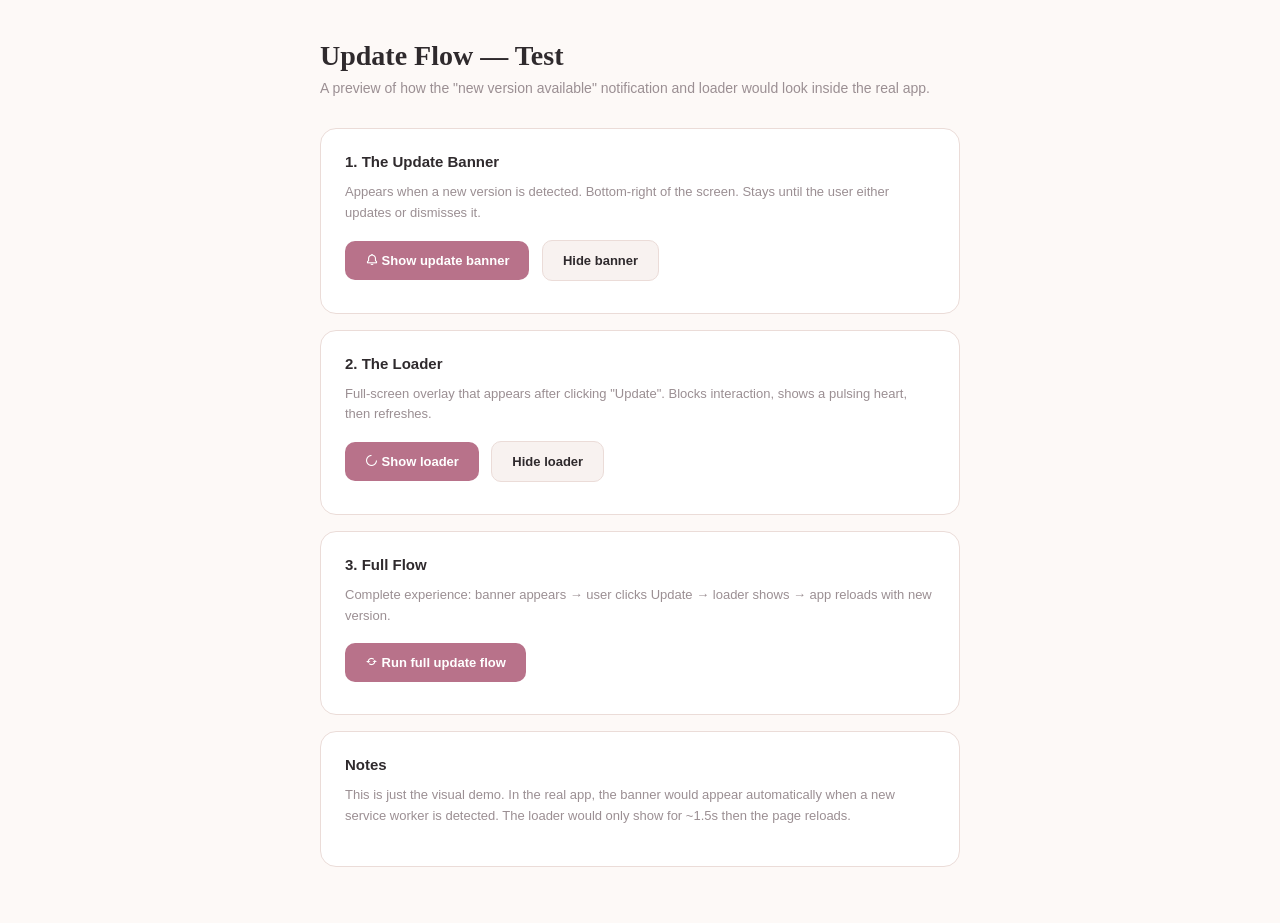
<file: sw-test.html>
<!DOCTYPE html>
<html lang="en">
<head>
    <meta charset="UTF-8">
    <meta name="viewport" content="width=device-width, initial-scale=1.0">
    <title>SW Update Test — His 'n' Hers</title>

    <link
        href="https://unpkg.com/boxicons@2.1.4/css/boxicons.min.css"
        rel="stylesheet"
    >

    <style>
        :root {
            --primary: #b8728a;
            --primary-dark: #9a5a72;
            --primary-soft: #f4dfe6;
            --bg: #fdf9f7;
            --surface: #ffffff;
            --surface-soft: #f8f2f0;
            --text: #2f2a2d;
            --text-soft: #6b5f63;
            --text-muted: #9b8f93;
            --border: #ebdcd8;
        }

        * {
            box-sizing: border-box;
            margin: 0;
            padding: 0;
        }

        body {
            font-family: 'DM Sans', -apple-system, sans-serif;
            background: var(--bg);
            color: var(--text);
            min-height: 100vh;
            padding: 40px 20px;
        }

        .demo {
            max-width: 640px;
            margin: 0 auto;
        }

        h1 {
            font-family: Georgia, serif;
            font-size: 28px;
            margin-bottom: 8px;
        }

        .sub {
            color: var(--text-muted);
            font-size: 14px;
            margin-bottom: 32px;
        }

        .panel {
            padding: 24px;
            background: var(--surface);
            border: 1px solid var(--border);
            border-radius: 16px;
            margin-bottom: 16px;
        }

        .panel h2 {
            font-size: 15px;
            margin-bottom: 12px;
            font-weight: 700;
        }

        .panel p {
            color: var(--text-muted);
            font-size: 13px;
            line-height: 1.6;
            margin-bottom: 16px;
        }

        button {
            padding: 12px 20px;
            background: var(--primary);
            color: white;
            border: none;
            border-radius: 10px;
            font-size: 13px;
            font-weight: 600;
            cursor: pointer;
            font-family: inherit;
            transition: background 0.2s;
            margin-right: 8px;
            margin-bottom: 8px;
        }

        button:hover {
            background: var(--primary-dark);
        }

        button.secondary {
            background: var(--surface-soft);
            color: var(--text);
            border: 1px solid var(--border);
        }

        button.secondary:hover {
            background: var(--border);
        }

        /* ========== UPDATE BANNER (bottom-right) ========== */

        .update-banner {
            position: fixed;
            right: 20px;
            bottom: 20px;
            z-index: 900;

            display: flex;
            align-items: center;
            gap: 14px;

            max-width: 380px;

            padding: 14px 18px;

            background: var(--surface);
            border: 1px solid var(--border);
            border-radius: 14px;

            box-shadow: 0 20px 50px rgba(0, 0, 0, 0.12);

            opacity: 0;
            transform: translateY(20px);
            visibility: hidden;

            transition: all 0.35s cubic-bezier(0.34, 1.4, 0.64, 1);
        }

        .update-banner.show {
            opacity: 1;
            transform: translateY(0);
            visibility: visible;
        }

        .update-banner-icon {
            width: 40px;
            height: 40px;
            flex-shrink: 0;

            display: grid;
            place-items: center;

            color: var(--primary);
            background: var(--primary-soft);

            border-radius: 50%;
            font-size: 20px;
        }

        .update-banner-body {
            flex: 1;
            min-width: 0;
        }

        .update-banner-body strong {
            display: block;
            font-size: 13px;
            font-weight: 600;
            margin-bottom: 2px;
        }

        .update-banner-body p {
            margin: 0;
            color: var(--text-muted);
            font-size: 11px;
        }

        .update-banner-btn {
            padding: 8px 14px;
            background: var(--primary);
            color: white;
            border: none;
            border-radius: 8px;
            font-size: 11px;
            font-weight: 700;
            cursor: pointer;
            font-family: inherit;
            flex-shrink: 0;
            margin: 0;
        }

        .update-banner-btn:hover {
            background: var(--primary-dark);
        }

        /* ========== FULL-SCREEN LOADER ========== */

        .update-loader {
            position: fixed;
            inset: 0;
            z-index: 9999;

            display: flex;
            align-items: center;
            justify-content: center;
            flex-direction: column;
            gap: 24px;

            background: rgba(253, 249, 247, 0.96);
            backdrop-filter: blur(8px);

            opacity: 0;
            visibility: hidden;

            transition: opacity 0.3s;
        }

        .update-loader.show {
            opacity: 1;
            visibility: visible;
        }

        .loader-heart-wrap {
            width: 84px;
            height: 84px;

            display: grid;
            place-items: center;

            color: var(--primary);
            background: var(--primary-soft);

            border-radius: 50%;
        }

        .loader-heart {
            font-size: 40px;
            animation: heart-pulse 1s ease-in-out infinite;
        }

        @keyframes heart-pulse {
            0%, 100% { transform: scale(1); }
            50%      { transform: scale(1.18); }
        }

        .loader-text {
            font-family: Georgia, serif;
            font-size: 22px;
            font-weight: 600;
            color: var(--text);
        }

        .loader-sub {
            margin-top: -18px;
            color: var(--text-muted);
            font-size: 13px;
        }

        .loader-dots::after {
            content: "";
            animation: dots 1.4s steps(4, end) infinite;
        }

        @keyframes dots {
            0%   { content: ""; }
            25%  { content: "."; }
            50%  { content: ".."; }
            75%  { content: "..."; }
            100% { content: ""; }
        }

        /* ========== DEMO CONTROLS ========== */

        .kbd {
            display: inline-block;
            padding: 2px 7px;
            background: var(--surface-soft);
            border: 1px solid var(--border);
            border-radius: 5px;
            font-family: monospace;
            font-size: 11px;
            margin: 0 2px;
        }
    </style>
</head>
<body>

<div class="demo">

    <h1>Update Flow — Test</h1>
    <p class="sub">
        A preview of how the "new version available" notification
        and loader would look inside the real app.
    </p>

    <div class="panel">
        <h2>1. The Update Banner</h2>
        <p>
            Appears when a new version is detected. Bottom-right of the
            screen. Stays until the user either updates or dismisses it.
        </p>
        <button onclick="showBanner()">
            <i class='bx bx-bell'></i> Show update banner
        </button>
        <button class="secondary" onclick="hideBanner()">
            Hide banner
        </button>
    </div>

    <div class="panel">
        <h2>2. The Loader</h2>
        <p>
            Full-screen overlay that appears after clicking "Update".
            Blocks interaction, shows a pulsing heart, then refreshes.
        </p>
        <button onclick="showLoader()">
            <i class='bx bx-loader-alt'></i> Show loader
        </button>
        <button class="secondary" onclick="hideLoader()">
            Hide loader
        </button>
    </div>

    <div class="panel">
        <h2>3. Full Flow</h2>
        <p>
            Complete experience: banner appears → user clicks Update →
            loader shows → app reloads with new version.
        </p>
        <button onclick="fullFlow()">
            <i class='bx bx-refresh'></i> Run full update flow
        </button>
    </div>

    <div class="panel">
        <h2>Notes</h2>
        <p>
            This is just the visual demo. In the real app, the banner
            would appear automatically when a new service worker is
            detected. The loader would only show for ~1.5s then the
            page reloads.
        </p>
    </div>

</div>


<!-- ==================== UPDATE BANNER ==================== -->

<div class="update-banner" id="updateBanner">
    <div class="update-banner-icon">
        <i class='bx bx-cloud-download'></i>
    </div>

    <div class="update-banner-body">
        <strong>New version ready</strong>
        <p>Update to get the latest features</p>
    </div>

    <button class="update-banner-btn" onclick="startUpdate()">
        Update
    </button>
</div>


<!-- ==================== FULL-SCREEN LOADER ==================== -->

<div class="update-loader" id="updateLoader">
    <div class="loader-heart-wrap">
        <i class='bx bx-heart loader-heart'></i>
    </div>

    <div class="loader-text">Updating</div>

    <div class="loader-sub">
        Just a moment<span class="loader-dots"></span>
    </div>
</div>


<script>
    const banner = document.getElementById("updateBanner");
    const loader = document.getElementById("updateLoader");

    function showBanner() {
        banner.classList.add("show");
    }

    function hideBanner() {
        banner.classList.remove("show");
    }

    function showLoader() {
        loader.classList.add("show");
    }

    function hideLoader() {
        loader.classList.remove("show");
    }

    function startUpdate() {
        hideBanner();
        showLoader();

        // In the real app, this would:
        // 1. Tell the waiting service worker to activate
        // 2. Reload the page
        setTimeout(() => {
            hideLoader();
            console.log("Would reload the page here");
        }, 2200);
    }

    function fullFlow() {
        // Simulate the complete experience
        showBanner();

        // Auto-trigger the update after 1.5s (demo only)
        setTimeout(() => {
            startUpdate();
        }, 1500);
    }
</script>

</body>
</html>
</file>
